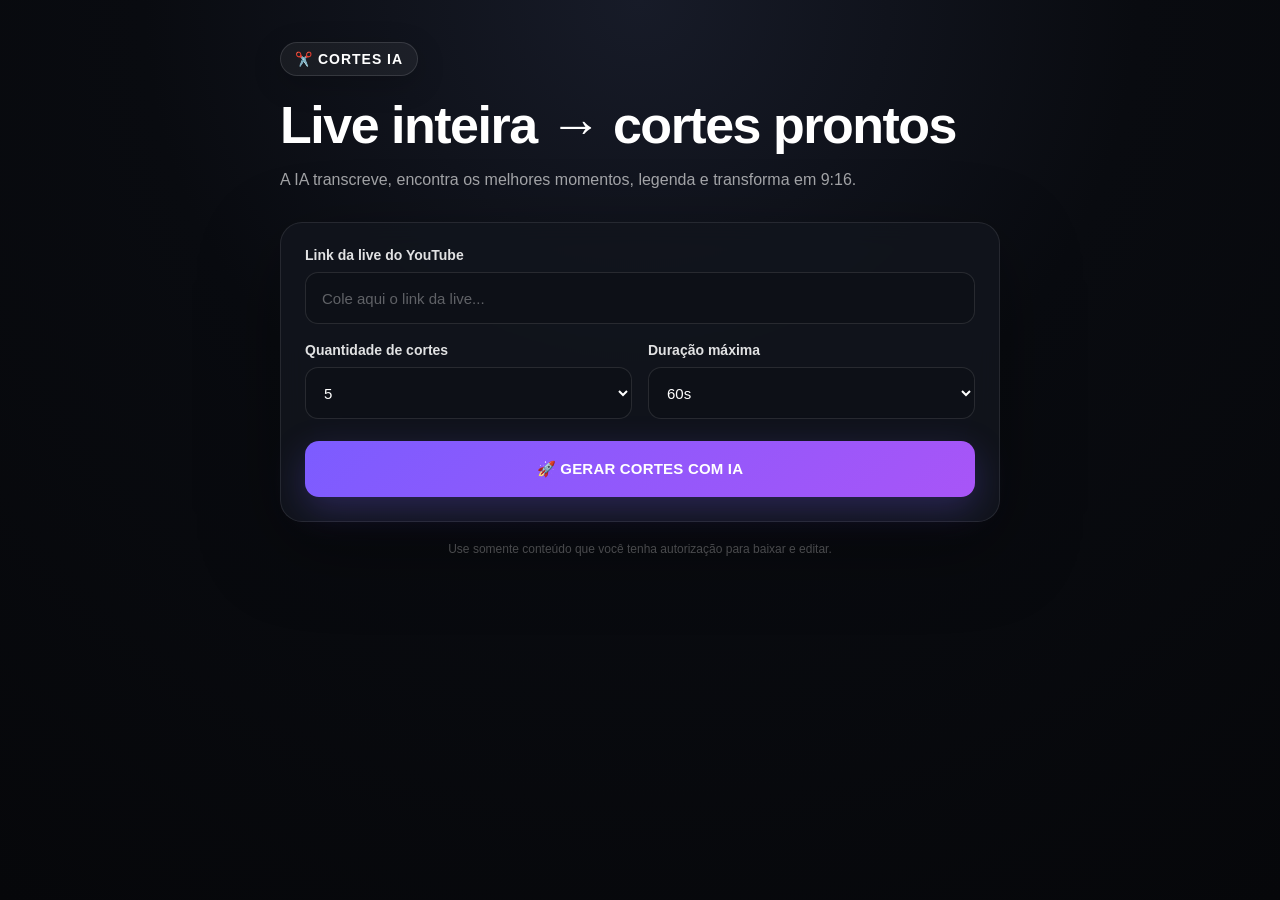
<file: index.html>
<!doctype html><html lang="pt-BR"><head><meta charset="utf-8"><meta name="viewport" content="width=device-width,initial-scale=1">
<title>Cortes IA</title><link rel="stylesheet" href="/static/style.css"></head><body>
<main><div class="brand">✂️ CORTES IA</div><h1>Live inteira → cortes prontos</h1>
<p class="sub">A IA transcreve, encontra os melhores momentos, legenda e transforma em 9:16.</p>
<section class="card">
<label>Link da live do YouTube</label><input id="url" placeholder="Cole aqui o link da live...">
<div class="grid"><div><label>Quantidade de cortes</label><select id="count"><option>3</option><option selected>5</option><option>10</option><option>15</option></select></div>
<div><label>Duração máxima</label><select id="duration"><option value="30">30s</option><option value="60" selected>60s</option><option value="90">90s</option><option value="120">120s</option></select></div></div>
<button id="go" onclick="start()">🚀 GERAR CORTES COM IA</button>
<div id="status" class="hide"><div class="bar"><i id="fill"></i></div><b id="msg"></b><div id="results"></div></div>
</section><small>Use somente conteúdo que você tenha autorização para baixar e editar.</small></main>
<script>
let t;
async function start(){
 let u=url.value.trim(); if(!u)return alert("Cole o link da live.");
 go.disabled=true; status.classList.remove("hide"); results.innerHTML="";
 let r=await fetch("/api/start",{method:"POST",headers:{"Content-Type":"application/json"},body:JSON.stringify({url:u,count:+count.value,duration:+duration.value})});
 let d=await r.json(); if(!r.ok){alert(d.error);go.disabled=false;return}
 t=setInterval(()=>poll(d.job_id),1500);
}
async function poll(id){
 let d=await (await fetch("/api/status/"+id)).json(); fill.style.width=(d.progress||0)+"%";msg.textContent=d.message||"";
 if(d.status==="concluido"){clearInterval(t);go.disabled=false;
 results.innerHTML=d.clips.map((c,i)=>`<article><b>${c.title}</b><p>${c.hook||""}</p><a href="${c.file}">⬇ Baixar corte ${i+1}</a></article>`).join("");
 } if(d.status==="erro"){clearInterval(t);go.disabled=false}
}
</script></body></html>
</file>
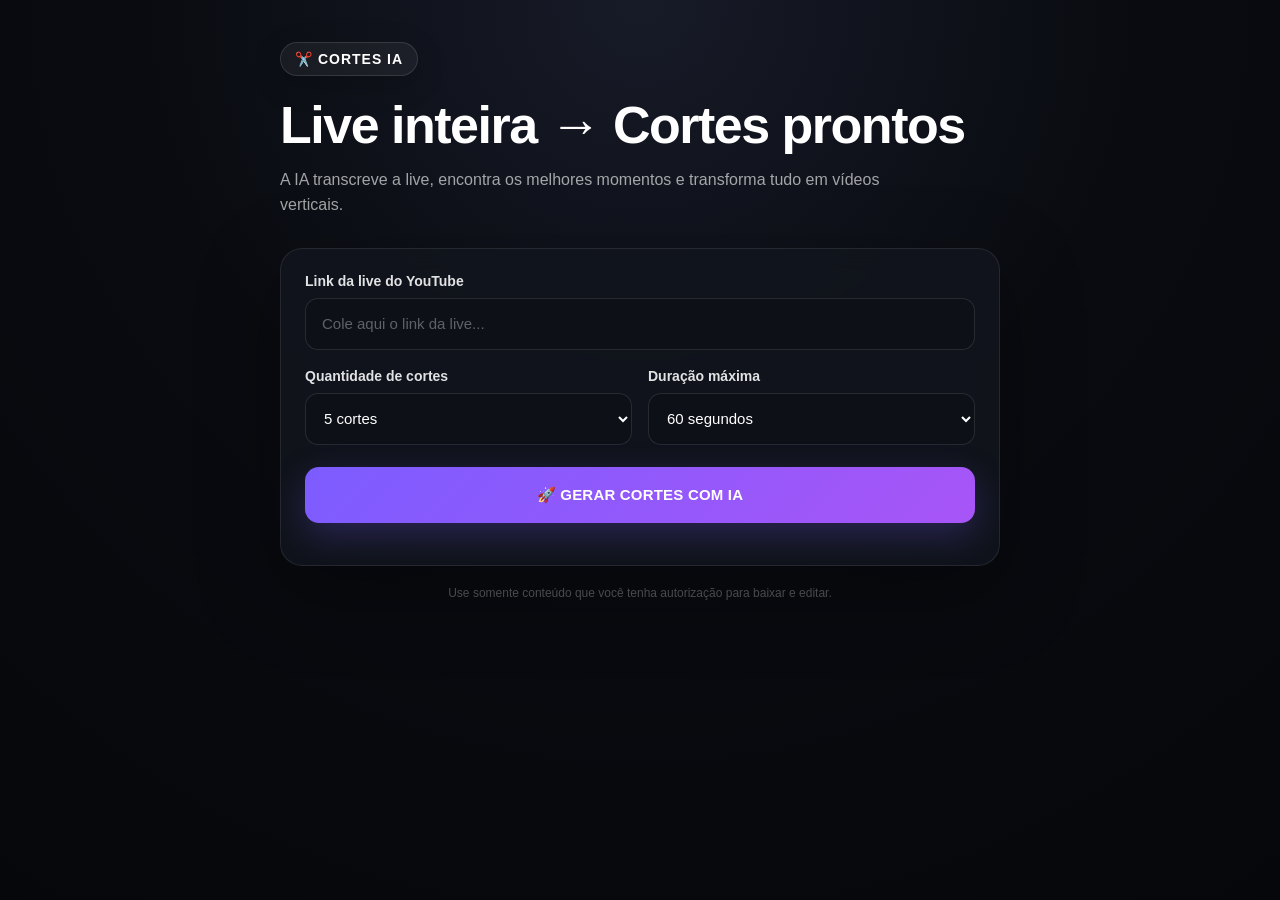
<file: templates/index.html>
<!doctype html>
<html lang="pt-BR">

<head>
  <meta charset="utf-8">
  <meta name="viewport" content="width=device-width, initial-scale=1">

  <title>Cortes IA</title>

  <link rel="stylesheet" href="/static/style.css">
</head>

<body>

<main>

  <div class="brand">
    ✂️ CORTES IA
  </div>

  <h1>
    Live inteira → Cortes prontos
  </h1>

  <p class="sub">
    A IA transcreve a live, encontra os melhores momentos
    e transforma tudo em vídeos verticais.
  </p>


  <section class="card">

    <label for="url">
      Link da live do YouTube
    </label>

    <input
      id="url"
      type="url"
      autocomplete="off"
      placeholder="Cole aqui o link da live..."
    >


    <div class="grid">

      <div>

        <label for="count">
          Quantidade de cortes
        </label>

        <select id="count">

          <option value="3">
            3 cortes
          </option>

          <option value="5" selected>
            5 cortes
          </option>

          <option value="10">
            10 cortes
          </option>

        </select>

      </div>


      <div>

        <label for="duration">
          Duração máxima
        </label>

        <select id="duration">

          <option value="30">
            30 segundos
          </option>

          <option value="60" selected>
            60 segundos
          </option>

          <option value="90">
            90 segundos
          </option>

        </select>

      </div>

    </div>


    <button id="go" type="button">
      🚀 GERAR CORTES COM IA
    </button>


    <div
      id="status"
      class="hide"
      aria-live="polite"
    >

      <div class="bar">
        <i id="fill"></i>
      </div>

      <b id="msg">
        Aguardando...
      </b>

    </div>


    <div id="results"></div>

  </section>


  <small>
    Use somente conteúdo que você tenha autorização
    para baixar e editar.
  </small>

</main>


<script>

"use strict";


const urlInput =
  document.getElementById("url");

const countInput =
  document.getElementById("count");

const durationInput =
  document.getElementById("duration");

const goButton =
  document.getElementById("go");

const statusBox =
  document.getElementById("status");

const fill =
  document.getElementById("fill");

const msg =
  document.getElementById("msg");

const results =
  document.getElementById("results");


let timer = null;

let processing = false;


console.log("Cortes IA carregado");


goButton.addEventListener(
  "click",
  start
);


async function start() {

  console.log("Botão clicado");


  if (processing) {
    return;
  }


  const url =
    urlInput.value.trim();


  const clipCount =
    Number(countInput.value);


  const duration =
    Number(durationInput.value);


  if (!url) {

    statusBox.classList.remove("hide");

    msg.textContent =
      "❌ Cole o link da live do YouTube.";

    urlInput.focus();

    return;
  }


  processing = true;

  goButton.disabled = true;


  statusBox.classList.remove("hide");

  results.innerHTML = "";

  fill.style.width = "5%";

  msg.textContent =
    "⏳ Conectando ao servidor...";


  try {

    console.log(
      "Enviando processamento..."
    );


    const response =
      await fetch(
        "/api/start",
        {
          method: "POST",

          headers: {
            "Content-Type":
              "application/json"
          },

          body: JSON.stringify({
            url: url,
            clip_count: clipCount,
            duration: duration
          })
        }
      );


    const text =
      await response.text();


    console.log(
      "Resposta:",
      response.status,
      text
    );


    let data;


    try {

      data =
        JSON.parse(text);
</file>
<file: static/style.css>
* {
  box-sizing: border-box;
}

html {
  scroll-behavior: smooth;
}

body {
  margin: 0;
  min-height: 100vh;

  background:
    radial-gradient(
      circle at top,
      #171b28 0%,
      #090b10 45%,
      #06070a 100%
    );

  color: #ffffff;

  font-family:
    Arial,
    Helvetica,
    sans-serif;
}


main {
  width: 100%;
  max-width: 760px;

  margin: 0 auto;

  padding:
    42px 20px 50px;
}


.brand {
  display: inline-flex;
  align-items: center;

  padding:
    8px 14px;

  margin-bottom: 22px;

  border:
    1px solid rgba(255, 255, 255, 0.12);

  border-radius: 999px;

  background:
    rgba(255, 255, 255, 0.05);

  color: #ffffff;

  font-size: 14px;
  font-weight: 800;

  letter-spacing: 1px;

  box-shadow:
    0 8px 30px rgba(0, 0, 0, 0.2);
}


h1 {
  margin:
    0 0 14px;

  font-size:
    clamp(32px, 6vw, 52px);

  line-height: 1.05;

  letter-spacing:
    -1.5px;
}


.sub {
  max-width: 620px;

  margin:
    0 0 30px;

  color:
    rgba(255, 255, 255, 0.62);

  font-size: 16px;

  line-height: 1.6;
}


.card {
  padding: 24px;

  border:
    1px solid rgba(255, 255, 255, 0.09);

  border-radius: 22px;

  background:
    rgba(18, 21, 29, 0.88);

  box-shadow:
    0 25px 80px rgba(0, 0, 0, 0.35);

  backdrop-filter:
    blur(12px);
}


label {
  display: block;

  margin:
    0 0 9px;

  color:
    rgba(255, 255, 255, 0.88);

  font-size: 14px;

  font-weight: 700;
}


input,
select {
  width: 100%;

  min-height: 52px;

  border:
    1px solid rgba(255, 255, 255, 0.11);

  border-radius: 13px;

  outline: none;

  background:
    #0d1017;

  color: #ffffff;

  font-family: inherit;

  font-size: 15px;

  transition:
    border-color 0.2s ease,
    box-shadow 0.2s ease,
    background 0.2s ease;
}


input {
  padding:
    0 16px;
}


select {
  padding:
    0 14px;

  cursor: pointer;
}


input::placeholder {
  color:
    rgba(255, 255, 255, 0.34);
}


input:focus,
select:focus {
  border-color:
    rgba(124, 92, 255, 0.9);

  background:
    #10131c;

  box-shadow:
    0 0 0 3px
    rgba(124, 92, 255, 0.13);
}


.grid {
  display: grid;

  grid-template-columns:
    1fr 1fr;

  gap: 16px;

  margin-top: 18px;
}


.grid > div {
  min-width: 0;
}


button {
  width: 100%;

  min-height: 56px;

  margin-top: 22px;

  border: 0;

  border-radius: 14px;

  background:
    linear-gradient(
      135deg,
      #7c5cff,
      #a855f7
    );

  color: #ffffff;

  font-family: inherit;

  font-size: 15px;

  font-weight: 800;

  letter-spacing: 0.2px;

  cursor: pointer;

  box-shadow:
    0 12px 35px
    rgba(124, 92, 255, 0.25);

  transition:
    transform 0.18s ease,
    filter 0.18s ease,
    opacity 0.18s ease;
}


button:hover:not(:disabled) {
  transform:
    translateY(-2px);

  filter:
    brightness(1.08);

  box-shadow:
    0 16px 42px
    rgba(124, 92, 255, 0.32);
}


button:active:not(:disabled) {
  transform:
    translateY(0);
}


button:disabled {
  opacity: 0.55;

  cursor:
    not-allowed;

  box-shadow:
    none;
}


#status {
  margin-top: 24px;

  padding:
    16px;

  border:
    1px solid rgba(255, 255, 255, 0.08);

  border-radius: 15px;

  background:
    rgba(255, 255, 255, 0.035);
}


.hide {
  display: none !important;
}


.bar {
  width: 100%;

  height: 8px;

  overflow: hidden;

  margin-bottom: 12px;

  border-radius: 999px;

  background:
    rgba(255, 255, 255, 0.08);
}


.bar i {
  display: block;

  width: 0%;

  height: 100%;

  border-radius: inherit;

  background:
    linear-gradient(
      90deg,
      #7c5cff,
      #c084fc
    );

  transition:
    width 0.45s ease;

  box-shadow:
    0 0 18px
    rgba(124, 92, 255, 0.5);
}


#msg {
  display: block;

  color:
    rgba(255, 255, 255, 0.75);

  font-size: 14px;

  line-height: 1.5;
}


#results {
  display: grid;

  gap: 12px;

  margin-top: 18px;
}


.clip {
  padding: 17px;

  border:
    1px solid rgba(255, 255, 255, 0.08);

  border-radius: 16px;

  background:
    rgba(255, 255, 255, 0.035);

  transition:
    border-color 0.2s ease,
    transform 0.2s ease;
}


.clip:hover {
  transform:
    translateY(-1px);

  border-color:
    rgba(124, 92, 255, 0.4);
}


.clip h3 {
  margin:
    0 0 7px;

  font-size: 16px;

  line-height: 1.35;
}


.clip p {
  margin:
    0 0 13px;

  color:
    rgba(255, 255, 255, 0.55);

  font-size: 13px;

  line-height: 1.5;
}


.clip a {
  display: inline-flex;

  align-items: center;

  justify-content: center;

  min-height: 42px;

  padding:
    0 15px;

  border:
    1px solid
    rgba(124, 92, 255, 0.35);

  border-radius: 10px;

  background:
    rgba(124, 92, 255, 0.1);

  color: #ffffff;

  text-decoration: none;

  font-size: 13px;

  font-weight: 700;

  transition:
    background 0.2s ease,
    border-color 0.2s ease;
}


.clip a:hover {
  background:
    rgba(124, 92, 255, 0.2);

  border-color:
    rgba(124, 92, 255, 0.65);
}


.no-file {
  color:
    rgba(255, 255, 255, 0.4);

  font-size: 13px;
}


.result-empty {
  padding: 18px;

  border:
    1px solid rgba(255, 255, 255, 0.08);

  border-radius: 14px;

  color:
    rgba(255, 255, 255, 0.55);

  background:
    rgba(255, 255, 255, 0.03);

  text-align: center;

  font-size: 14px;
}


small {
  display: block;

  max-width: 650px;

  margin:
    18px auto 0;

  color:
    rgba(255, 255, 255, 0.32);

  font-size: 12px;

  line-height: 1.5;

  text-align: center;
}


@media (max-width: 600px) {

  main {
    padding:
      28px 14px 40px;
  }


  h1 {
    font-size:
      34px;

    letter-spacing:
      -1px;
  }


  .sub {
    font-size:
      14px;
  }


  .card {
    padding:
      17px;

    border-radius:
      18px;
  }


  .grid {
    grid-template-columns:
      1fr;

    gap: 14px;
  }


  button {
    min-height:
      54px;
  }

}


@media (prefers-reduced-motion: reduce) {

  *,
  *::before,
  *::after {

    scroll-behavior: auto !important;

    transition:
      none !important;

  }

}
</file>
